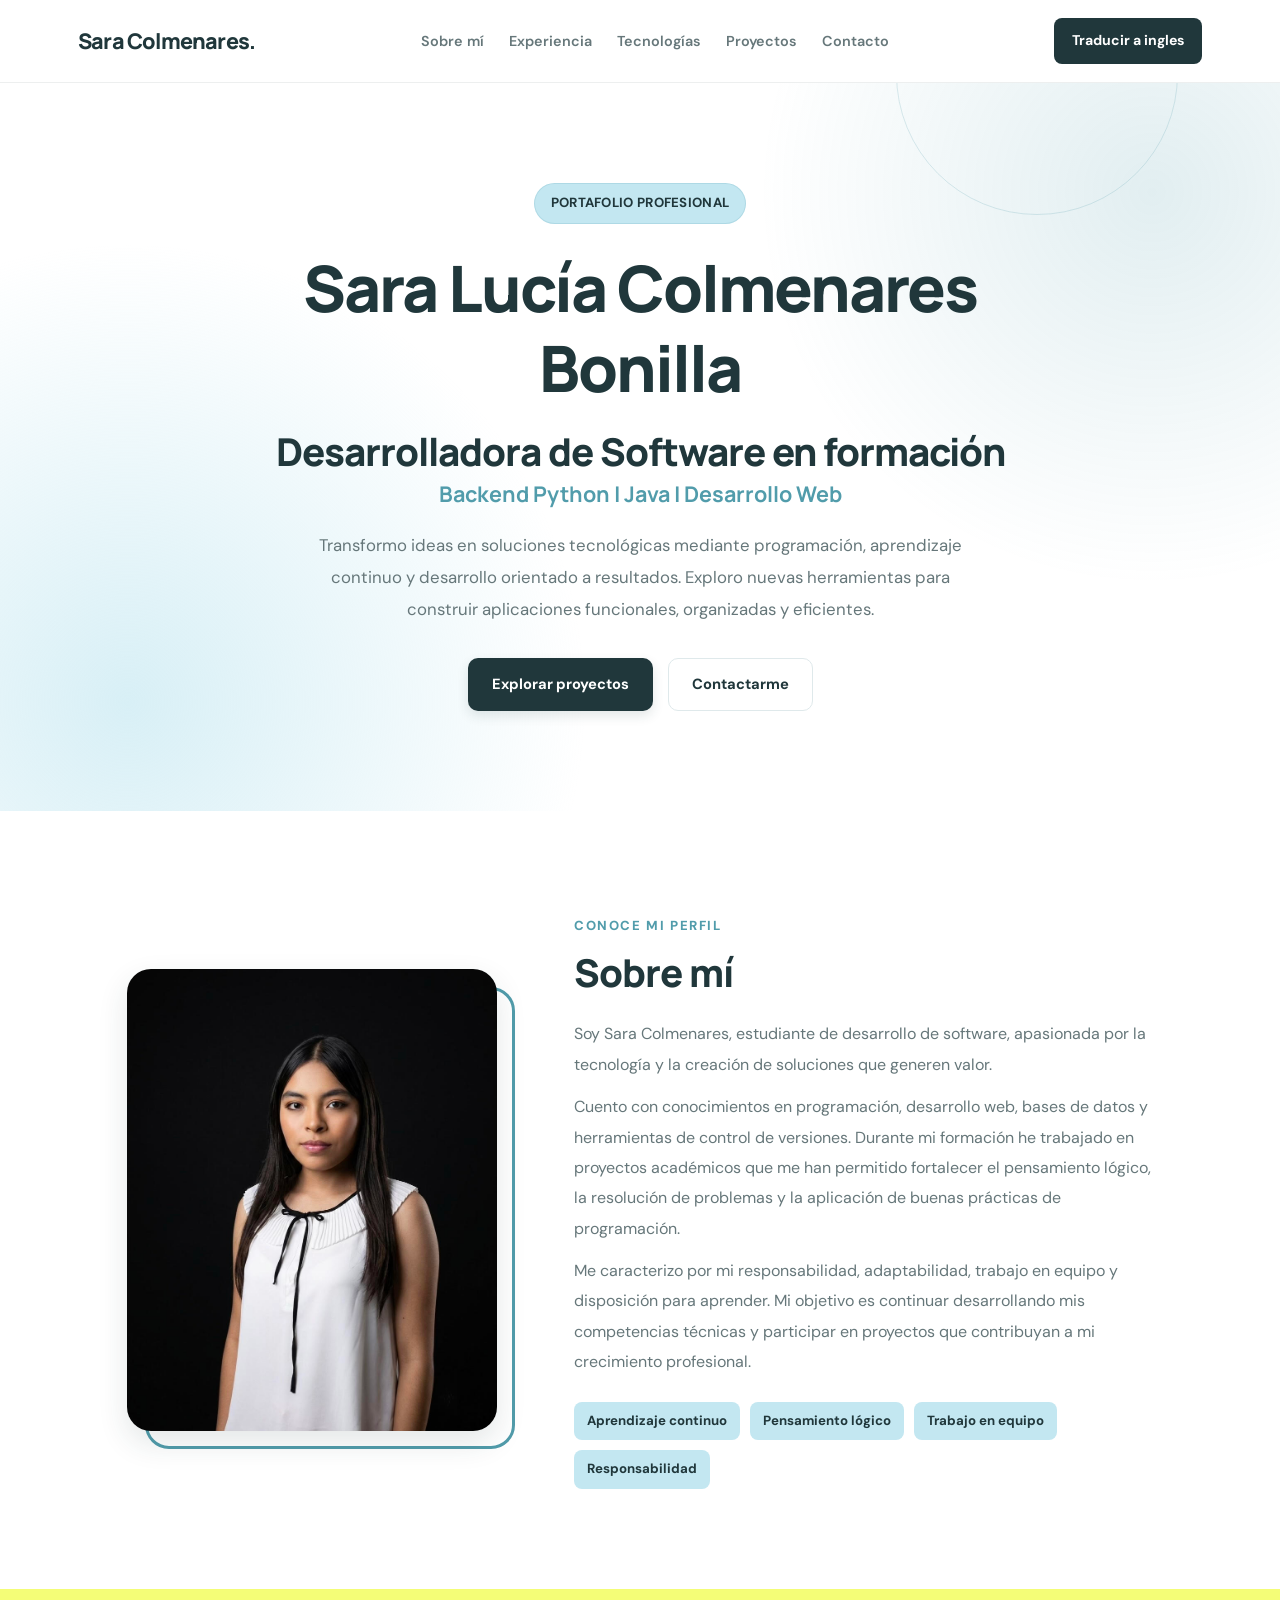
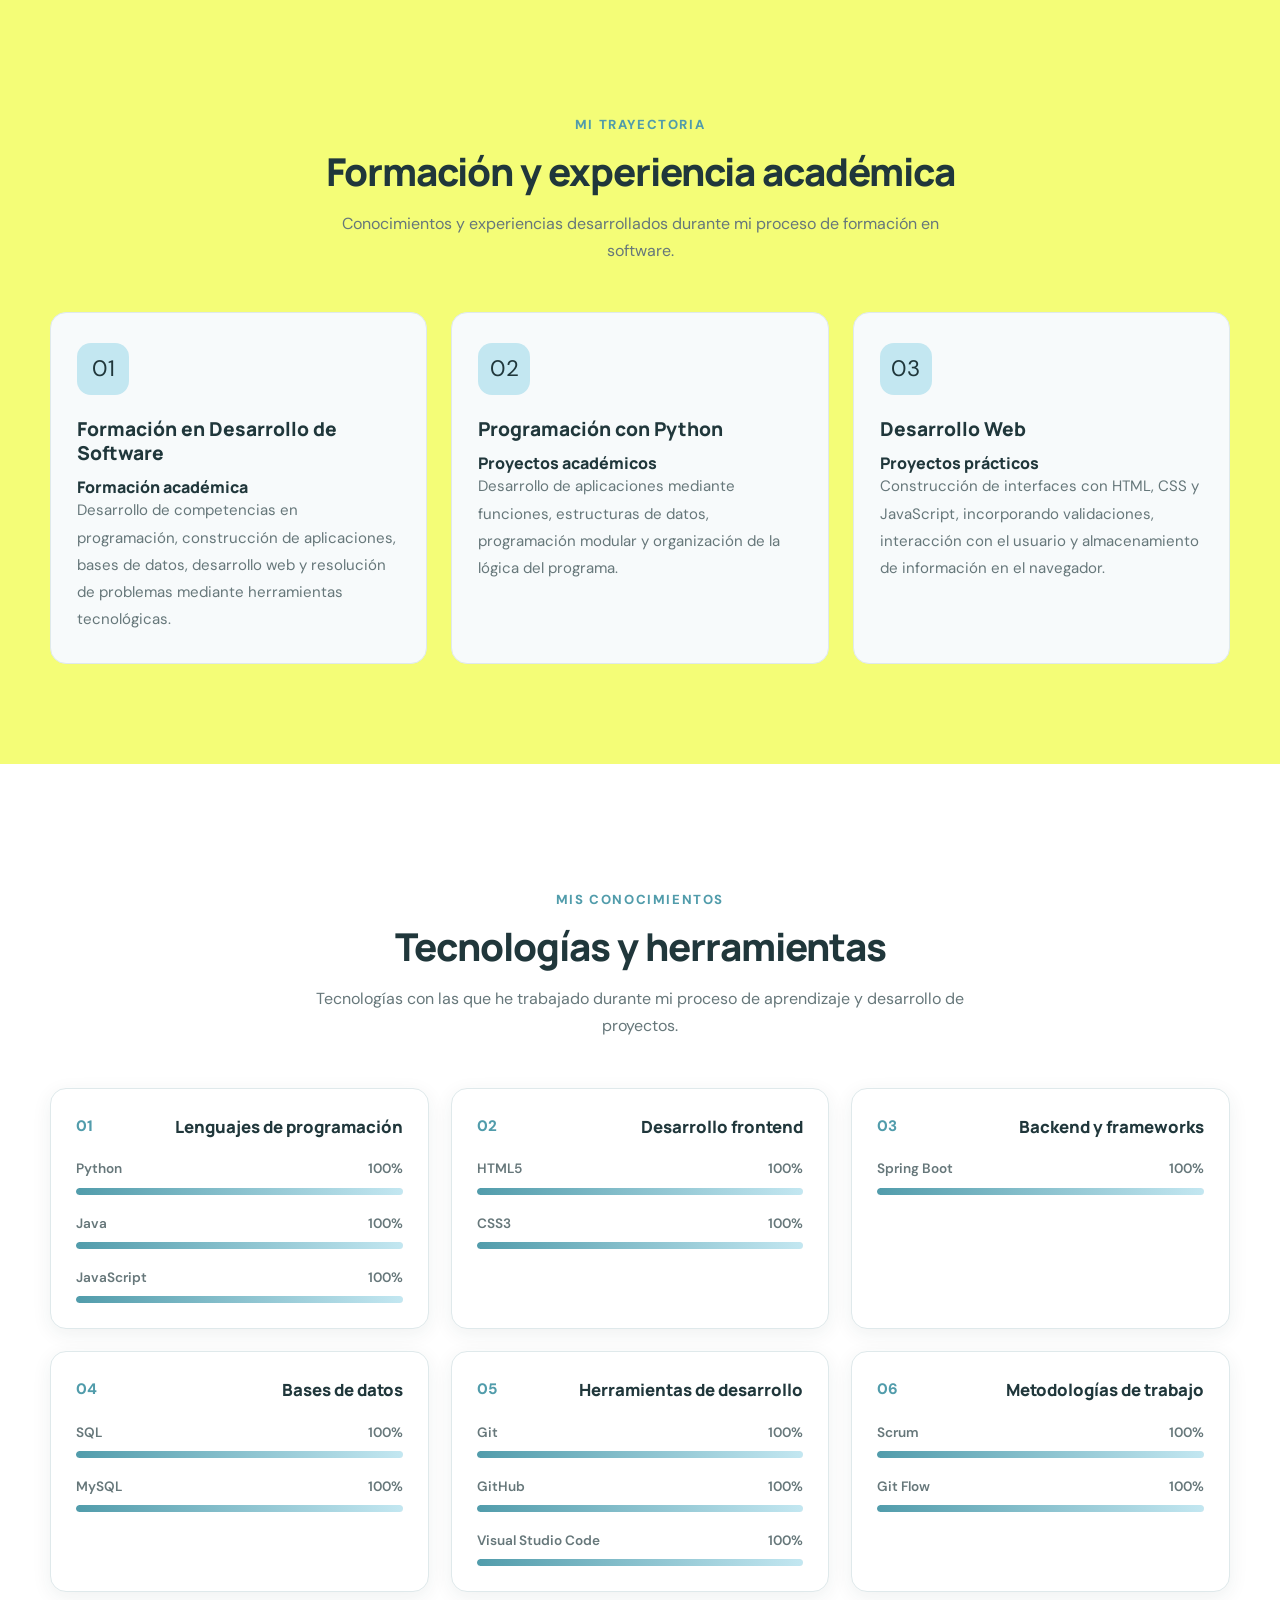
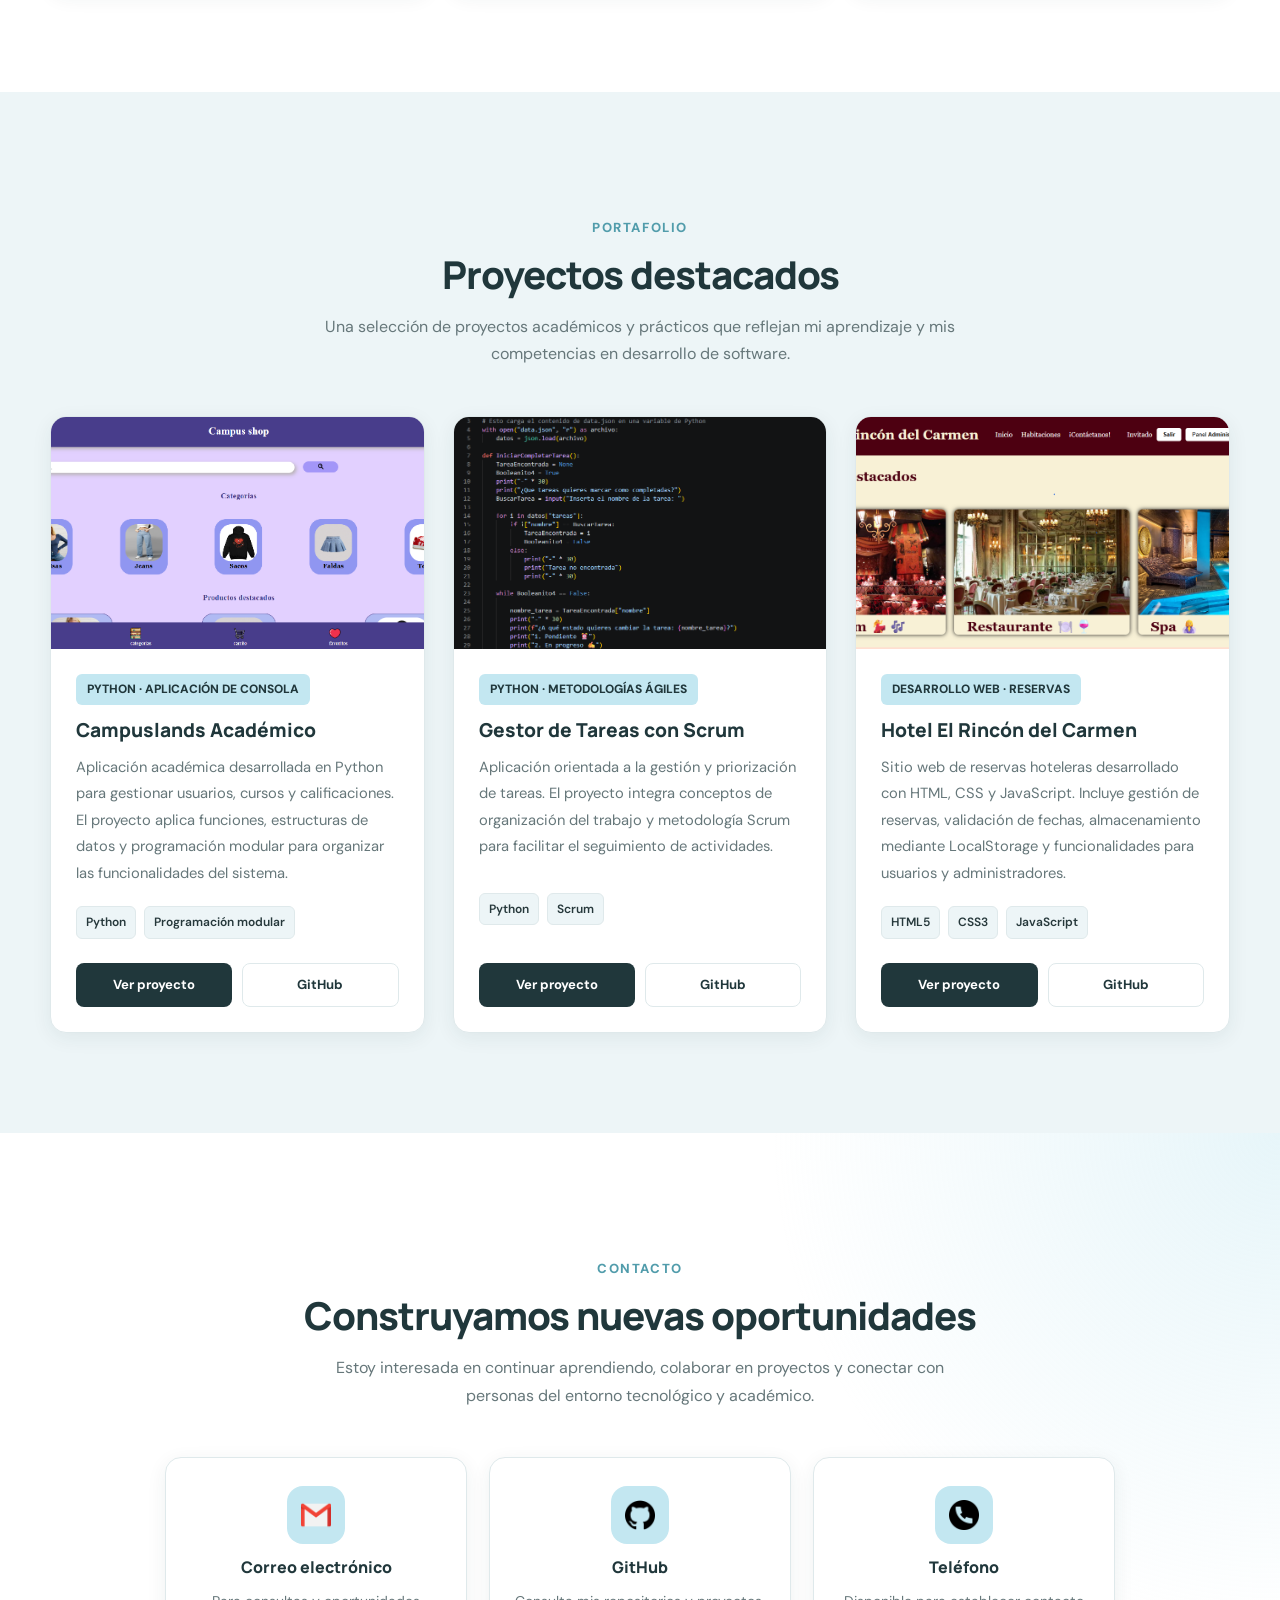
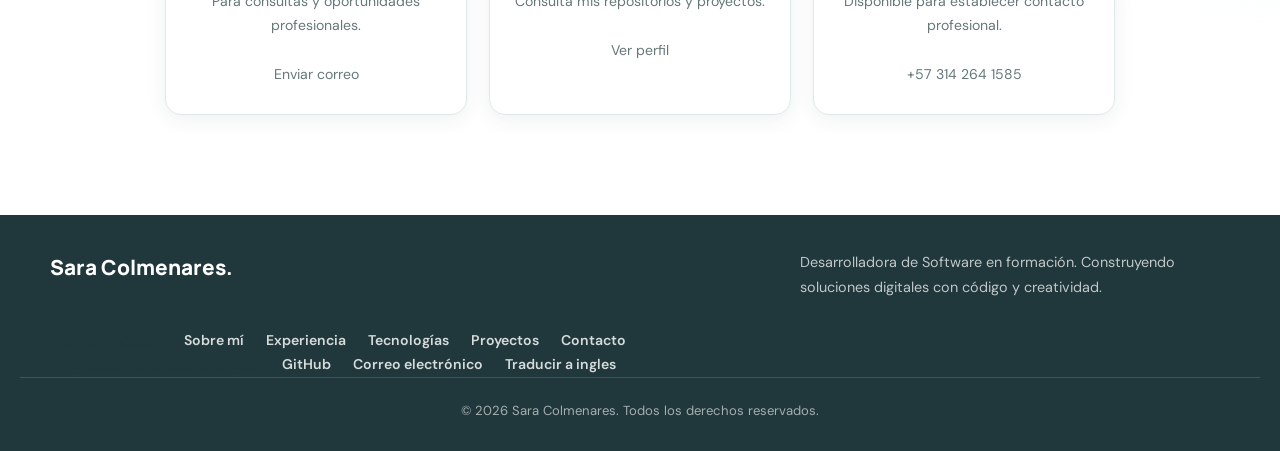
<file: index.html>
<!DOCTYPE html>
<html lang="es">
<head>
    <meta charset="UTF-8">
    <meta name="viewport" content="width=device-width, initial-scale=1.0">

    <meta name="description" content="Portafolio profesional de Sara Colmenares, desarrolladora de software en formación, con proyectos en Python, Java, desarrollo web y bases de datos.">

    <meta name="author" content="Sara Colmenares">

    <title>Sara Colmenares | Portafolio Profesional</title>

    <link rel="stylesheet" href="css/styles.css">
    <link rel="stylesheet" href="css/responsive.css">
</head>
<body>

    <!-- ==================== ENCABEZADO Y NAVEGACIÓN ==================== -->
    <header class="encabezado">
        <nav class="navbar" aria-label="Navegación principal">

            <a href="#hero" class="logo">
                Sara Colmenares<span>.</span>
            </a>

            <ul class="menu">
                <li><a href="#about">Sobre mí</a></li>
                <li><a href="#experiencias">Experiencia</a></li>
                <li><a href="#tecnologias">Tecnologías</a></li>
                <li><a href="#proyectos">Proyectos</a></li>
                <li><a href="#contacto">Contacto</a></li>
            </ul>

            <a href="inngles.html"
               class="btn-cv"
               translate="yes">
                Traducir a ingles
            </a>

        </nav>
    </header>


    <main>

        <!-- ==================== SECCIÓN PRINCIPAL: HERO ==================== -->
        <section id="hero" class="hero">

            <div class="hero-contenido">

                <span class="etiqueta-hero">
                    PORTAFOLIO PROFESIONAL
                </span>

                <h1>
                    Sara Lucía
                    <span>Colmenares Bonilla</span>
                </h1>

                <h2>
                    Desarrolladora de Software en formación
                </h2>

                <p class="subtitulo">
                    Backend Python | Java | Desarrollo Web
                </p>

                <p class="descripcion-hero">
                    Transformo ideas en soluciones tecnológicas mediante
                    programación, aprendizaje continuo y desarrollo orientado
                    a resultados. Exploro nuevas herramientas para construir
                    aplicaciones funcionales, organizadas y eficientes.
                </p>

                <div class="hero-botones">
                    <a href="#proyectos" class="btn-principal">
                        Explorar proyectos
                    </a>

                    <a href="#contacto" class="btn-secundario">
                        Contactarme
                    </a>
                </div>

            </div>

        </section>


        <!-- ==================== SECCIÓN SOBRE MÍ ==================== -->
        <section id="about" class="sobre-mi seccion">

            <div class="contenedor-sobre-mi">

                <div class="sobre-mi-imagen">
                    <img
                        src="img/foto-mia.jpg"
                        alt="Fotografía profesional de Sara Colmenares"
                        loading="lazy">
                </div>

                <div class="parte-mia">

                    <span class="etiqueta-seccion">
                        CONOCE MI PERFIL
                    </span>

                    <h2>Sobre mí</h2>

                    <p>
                        Soy Sara Colmenares, estudiante de desarrollo de
                        software, apasionada por la tecnología y la creación
                        de soluciones que generen valor.
                    </p>

                    <p>
                        Cuento con conocimientos en programación, desarrollo
                        web, bases de datos y herramientas de control de
                        versiones. Durante mi formación he trabajado en
                        proyectos académicos que me han permitido fortalecer
                        el pensamiento lógico, la resolución de problemas
                        y la aplicación de buenas prácticas de programación.
                    </p>

                    <p>
                        Me caracterizo por mi responsabilidad, adaptabilidad,
                        trabajo en equipo y disposición para aprender.
                        Mi objetivo es continuar desarrollando mis
                        competencias técnicas y participar en proyectos
                        que contribuyan a mi crecimiento profesional.
                    </p>

                    <div class="habilidades-personales">

                        <span>Aprendizaje continuo</span>
                        <span>Pensamiento lógico</span>
                        <span>Trabajo en equipo</span>
                        <span>Responsabilidad</span>

                    </div>

                </div>

            </div>

        </section>


        <!-- ==================== SECCIÓN EXPERIENCIA Y FORMACIÓN ==================== -->
        <section id="experiencias" class="experiencias seccion">

            <div class="titulo-seccion">

                <span class="etiqueta-seccion">
                    MI TRAYECTORIA
                </span>

                <h2>Formación y experiencia académica</h2>

                <p>
                    Conocimientos y experiencias desarrollados durante
                    mi proceso de formación en software.
                </p>

            </div>

            <div class="contenedor-experiencia">

                <article class="card-experiencia">

                    <div class="icono-experiencia">
                        <span>01</span>
                    </div>

                    <h3>Formación en Desarrollo de Software</h3>

                    <h4>Formación académica</h4>

                    <p>
                        Desarrollo de competencias en programación,
                        construcción de aplicaciones, bases de datos,
                        desarrollo web y resolución de problemas
                        mediante herramientas tecnológicas.
                    </p>

                </article>


                <article class="card-experiencia">

                    <div class="icono-experiencia">
                        <span>02</span>
                    </div>

                    <h3>Programación con Python</h3>

                    <h4>Proyectos académicos</h4>

                    <p>
                        Desarrollo de aplicaciones mediante funciones,
                        estructuras de datos, programación modular
                        y organización de la lógica del programa.
                    </p>

                </article>


                <article class="card-experiencia">

                    <div class="icono-experiencia">
                        <span>03</span>
                    </div>

                    <h3>Desarrollo Web</h3>

                    <h4>Proyectos prácticos</h4>

                    <p>
                        Construcción de interfaces con HTML, CSS y
                        JavaScript, incorporando validaciones,
                        interacción con el usuario y almacenamiento
                        de información en el navegador.
                    </p>

                </article>

            </div>

        </section>


        <!-- ==================== SECCIÓN TECNOLOGÍAS Y CONOCIMIENTOS ==================== -->
        <section id="tecnologias" class="tecnologias seccion">

            <div class="titulo-seccion">

                <span class="etiqueta-seccion">
                    MIS CONOCIMIENTOS
                </span>

                <h2>Tecnologías y herramientas</h2>

                <p>
                    Tecnologías con las que he trabajado durante mi
                    proceso de aprendizaje y desarrollo de proyectos.
                </p>

            </div>


            <div class="contenedor-tecnologias">

                <!-- CATEGORÍA: LENGUAJES DE PROGRAMACIÓN -->
                <article class="card-tecnologia">

                    <div class="cabecera-tecnologia">
                        <span class="numero-tecnologia">01</span>
                        <h3>Lenguajes de programación</h3>
                    </div>

                    <div class="lista-conocimientos">

                        <div class="conocimiento">
                            <div class="conocimiento-info">
                                <span>Python</span>
                                <span>100%</span>
                            </div>
                            <div class="barra-progreso">
                                <div class="progreso" style="width: 100%;"></div>
                            </div>
                        </div>

                        <div class="conocimiento">
                            <div class="conocimiento-info">
                                <span>Java</span>
                                <span>100%</span>
                            </div>
                            <div class="barra-progreso">
                                <div class="progreso" style="width: 100%;"></div>
                            </div>
                        </div>

                        <div class="conocimiento">
                            <div class="conocimiento-info">
                                <span>JavaScript</span>
                                <span>100%</span>
                            </div>
                            <div class="barra-progreso">
                                <div class="progreso" style="width: 100%;"></div>
                            </div>
                        </div>

                    </div>

                </article>


                <!-- CATEGORÍA: DESARROLLO FRONTEND -->
                <article class="card-tecnologia">

                    <div class="cabecera-tecnologia">
                        <span class="numero-tecnologia">02</span>
                        <h3>Desarrollo frontend</h3>
                    </div>

                    <div class="lista-conocimientos">

                        <div class="conocimiento">
                            <div class="conocimiento-info">
                                <span>HTML5</span>
                                <span>100%</span>
                            </div>
                            <div class="barra-progreso">
                                <div class="progreso" style="width: 100%;"></div>
                            </div>
                        </div>

                        <div class="conocimiento">
                            <div class="conocimiento-info">
                                <span>CSS3</span>
                                <span>100%</span>
                            </div>
                            <div class="barra-progreso">
                                <div class="progreso" style="width: 100%;"></div>
                            </div>
                        </div>

                    </div>

                </article>


                <!-- CATEGORÍA: BACKEND Y FRAMEWORKS -->
                <article class="card-tecnologia">

                    <div class="cabecera-tecnologia">
                        <span class="numero-tecnologia">03</span>
                        <h3>Backend y frameworks</h3>
                    </div>

                    <div class="lista-conocimientos">

                        <div class="conocimiento">
                            <div class="conocimiento-info">
                                <span>Spring Boot</span>
                                <span>100%</span>
                            </div>
                            <div class="barra-progreso">
                                <div class="progreso" style="width: 100%;"></div>
                            </div>
                        </div>

                    </div>

                </article>


                <!-- CATEGORÍA: BASES DE DATOS -->
                <article class="card-tecnologia">

                    <div class="cabecera-tecnologia">
                        <span class="numero-tecnologia">04</span>
                        <h3>Bases de datos</h3>
                    </div>

                    <div class="lista-conocimientos">

                        <div class="conocimiento">
                            <div class="conocimiento-info">
                                <span>SQL</span>
                                <span>100%</span>
                            </div>
                            <div class="barra-progreso">
                                <div class="progreso" style="width: 100%;"></div>
                            </div>
                        </div>

                        <div class="conocimiento">
                            <div class="conocimiento-info">
                                <span>MySQL</span>
                                <span>100%</span>
                            </div>
                            <div class="barra-progreso">
                                <div class="progreso" style="width: 100%;"></div>
                            </div>
                        </div>

                    </div>

                </article>


                <!-- CATEGORÍA: HERRAMIENTAS -->
                <article class="card-tecnologia">

                    <div class="cabecera-tecnologia">
                        <span class="numero-tecnologia">05</span>
                        <h3>Herramientas de desarrollo</h3>
                    </div>

                    <div class="lista-conocimientos">

                        <div class="conocimiento">
                            <div class="conocimiento-info">
                                <span>Git</span>
                                <span>100%</span>
                            </div>
                            <div class="barra-progreso">
                                <div class="progreso" style="width: 100%;"></div>
                            </div>
                        </div>

                        <div class="conocimiento">
                            <div class="conocimiento-info">
                                <span>GitHub</span>
                                <span>100%</span>
                            </div>
                            <div class="barra-progreso">
                                <div class="progreso" style="width: 100%;"></div>
                            </div>
                        </div>

                        <div class="conocimiento">
                            <div class="conocimiento-info">
                                <span>Visual Studio Code</span>
                                <span>100%</span>
                            </div>
                            <div class="barra-progreso">
                                <div class="progreso" style="width: 100%;"></div>
                            </div>
                        </div>

                    </div>

                </article>


                <!-- CATEGORÍA: METODOLOGÍAS -->
                <article class="card-tecnologia">

                    <div class="cabecera-tecnologia">
                        <span class="numero-tecnologia">06</span>
                        <h3>Metodologías de trabajo</h3>
                    </div>

                    <div class="lista-conocimientos">

                        <div class="conocimiento">
                            <div class="conocimiento-info">
                                <span>Scrum</span>
                                <span>100%</span>
                            </div>
                            <div class="barra-progreso">
                                <div class="progreso" style="width: 100%;"></div>
                            </div>
                        </div>

                        <div class="conocimiento">
                            <div class="conocimiento-info">
                                <span>Git Flow</span>
                                <span>100%</span>
                            </div>
                            <div class="barra-progreso">
                                <div class="progreso" style="width: 100%;"></div>
                            </div>
                        </div>

                    </div>

                </article>

            </div>

        </section>


        <!-- ==================== SECCIÓN PROYECTOS ==================== -->
        <section id="proyectos" class="proyectos seccion">

            <div class="titulo-seccion">

                <span class="etiqueta-seccion">
                    PORTAFOLIO
                </span>

                <h2>Proyectos destacados</h2>

                <p>
                    Una selección de proyectos académicos y prácticos
                    que reflejan mi aprendizaje y mis competencias
                    en desarrollo de software.
                </p>

            </div>


            <div class="contenedor-proyectos">

                <!-- PROYECTO 1: CAMPUSLANDS ACADÉMICO -->
                <article class="card-proyecto">

                    <div class="imagen-proyecto">
                        <img
                            src="img/campus_shop.png"
                            alt="Vista previa de la aplicación Campuslands Académico"
                            loading="lazy">
                    </div>

                    <div class="contenido-proyecto">

                        <span class="categoria-proyecto">
                            PYTHON · APLICACIÓN DE CONSOLA
                        </span>

                        <h3>Campuslands Académico</h3>

                        <p>
                            Aplicación académica desarrollada en Python
                            para gestionar usuarios, cursos y
                            calificaciones. El proyecto aplica funciones,
                            estructuras de datos y programación modular
                            para organizar las funcionalidades del sistema.
                        </p>

                        <div class="tecnologias-proyecto">
                            <span>Python</span>
                            <span>Programación modular</span>
                        </div>

                        <div class="enlaces-proyecto">

                            <!-- Reemplazar # con la URL real del proyecto -->
                            <a href="#"
                               class="btn-proyecto"
                               target="_blank"
                               rel="noopener noreferrer">
                                Ver proyecto
                            </a>

                            <!-- Reemplazar # con la URL real del repositorio -->
                            <a href="https://github.com/saracolmenaressb-oss/Proyecto-HTML-y-CSS"
                               class="btn-github"
                               target="_blank"
                               rel="noopener noreferrer">
                                GitHub
                            </a>

                        </div>

                    </div>

                </article>


                <!-- PROYECTO 2: GESTOR DE TAREAS -->
                <article class="card-proyecto">

                    <div class="imagen-proyecto">
                        <img
                            src="img/scrum.png"
                            alt="Vista previa del gestor de tareas con Scrum"
                            loading="lazy">
                    </div>

                    <div class="contenido-proyecto">

                        <span class="categoria-proyecto">
                            PYTHON · METODOLOGÍAS ÁGILES
                        </span>

                        <h3>Gestor de Tareas con Scrum</h3>

                        <p>
                            Aplicación orientada a la gestión y
                            priorización de tareas. El proyecto integra
                            conceptos de organización del trabajo y
                            metodología Scrum para facilitar el
                            seguimiento de actividades.
                        </p>

                        <div class="tecnologias-proyecto">
                            <span>Python</span>
                            <span>Scrum</span>
                        </div>

                        <div class="enlaces-proyecto">

                            <!-- Reemplazar # con la URL real del proyecto -->
                            <a href="#"
                               class="btn-proyecto"
                               target="_blank"
                               rel="noopener noreferrer">
                                Ver proyecto
                            </a>

                            <!-- Reemplazar # con la URL real del repositorio -->
                            <a href="https://github.com/KeynnerSanchez/Proyecto-Las-chicas-super-poderas"
                               class="btn-github"
                               target="_blank"
                               rel="noopener noreferrer">
                                GitHub
                            </a>

                        </div>

                    </div>

                </article>


                <!-- PROYECTO 3: HOTEL EL RINCÓN DEL CARMEN -->
                <article class="card-proyecto">

                    <div class="imagen-proyecto">
                        <img
                            src="img/hotel_project.png"
                            alt="Vista previa del sitio web Hotel El Rincón del Carmen"
                            loading="lazy">
                    </div>

                    <div class="contenido-proyecto">

                        <span class="categoria-proyecto">
                            DESARROLLO WEB · RESERVAS
                        </span>

                        <h3>Hotel El Rincón del Carmen</h3>

                        <p>
                            Sitio web de reservas hoteleras desarrollado
                            con HTML, CSS y JavaScript. Incluye gestión
                            de reservas, validación de fechas,
                            almacenamiento mediante LocalStorage
                            y funcionalidades para usuarios y
                            administradores.
                        </p>

                        <div class="tecnologias-proyecto">
                            <span>HTML5</span>
                            <span>CSS3</span>
                            <span>JavaScript</span>
                        </div>

                        <div class="enlaces-proyecto">

                            <!-- Reemplazar # con la URL publicada del sitio -->
                            <a href="#"
                               class="btn-proyecto"
                               target="_blank"
                               rel="noopener noreferrer">
                                Ver proyecto
                            </a>

                            <!-- Reemplazar # con la URL real del repositorio -->
                            <a href="https://github.com/nataliarolonleal29/Proyecto_Hotel_Rincon_Carmen_Natalia_Rolon_Sara_Colmenares"
                               class="btn-github"
                               target="_blank"
                               rel="noopener noreferrer">
                                GitHub
                            </a>

                        </div>

                    </div>

                </article>

            </div>

        </section>


        <!-- ==================== SECCIÓN CONTACTO ==================== -->
        <section id="contacto" class="contacto seccion">

            <div class="titulo-seccion">

                <span class="etiqueta-seccion">
                    CONTACTO
                </span>

                <h2>Construyamos nuevas oportunidades</h2>

                <p>
                    Estoy interesada en continuar aprendiendo,
                    colaborar en proyectos y conectar con personas
                    del entorno tecnológico y académico.
                </p>

            </div>


            <div class="contenedor-contacto">

                <!-- CONTACTO POR CORREO ELECTRÓNICO -->
                <article class="contact-card">

                    <div class="icono-contacto">
                        <img src="img/gmail.png"
                             alt=""
                             loading="lazy">
                    </div>

                    <h3>Correo electrónico</h3>

                    <p>
                        Para consultas y oportunidades profesionales.
                    </p>

                    <a href="mailto:saracolmenaressb@gmail.com">
                        Enviar correo
                    </a>

                </article>


                <!-- CONTACTO MEDIANTE GITHUB -->
                <article class="contact-card">

                    <div class="icono-contacto">
                        <img src="img/github.png"
                             alt=""
                             loading="lazy">
                    </div>

                    <h3>GitHub</h3>

                    <p>
                        Consulta mis repositorios y proyectos.
                    </p>

                    <a href="https://github.com/saracolmenaressb-oss"
                       target="_blank"
                       rel="noopener noreferrer">
                        Ver perfil
                    </a>

                </article>


                <!-- CONTACTO TELEFÓNICO -->
                <article class="contact-card">

                    <div class="icono-contacto">
                        <img src="img/telefono.png"
                             alt=""
                             loading="lazy">
                    </div>

                    <h3>Teléfono</h3>

                    <p>
                        Disponible para establecer contacto profesional.
                    </p>

                    <a href="tel:+573142641585">
                        +57 314 264 1585
                    </a>

                </article>

            </div>

        </section>

    </main>


    <!-- ==================== PIE DE PÁGINA ==================== -->
    <footer class="footer">

        <div class="piepagina">

            <div class="footer-info">

                <a href="#hero" class="logo-footer">
                    Sara Colmenares<span>.</span>
                </a>

                <p>
                    Desarrolladora de Software en formación.
                    Construyendo soluciones digitales con código
                    y creatividad.
                </p>

            </div>


            <!-- ENLACES DE NAVEGACIÓN DEL PIE DE PÁGINA -->
            <div class="footer-links">

                <h3>Navegación</h3>

                <a href="#about">Sobre mí</a>
                <a href="#experiencias">Experiencia</a>
                <a href="#tecnologias">Tecnologías</a>
                <a href="#proyectos">Proyectos</a>
                <a href="#contacto">Contacto</a>

            </div>


            <!-- ENLACES PROFESIONALES -->
            <div class="footer-links">

                <h3>Enlaces profesionales</h3>

                <a href="https://github.com/saracolmenaressb-oss"
                   target="_blank"
                   rel="noopener noreferrer">
                    GitHub
                </a>

                <a href="mailto:saracolmenaressb@gmail.com">
                    Correo electrónico
                </a>

                <a href="inngles.html" translate="yes">
                    Traducir a ingles
                </a>

            </div>

        </div>


        <!-- DERECHOS DE AUTOR -->
        <div class="copyright">

            <p>
                © 2026 Sara Colmenares. Todos los derechos reservados.
            </p>

        </div>

    </footer>

</body>
</html>
</file>
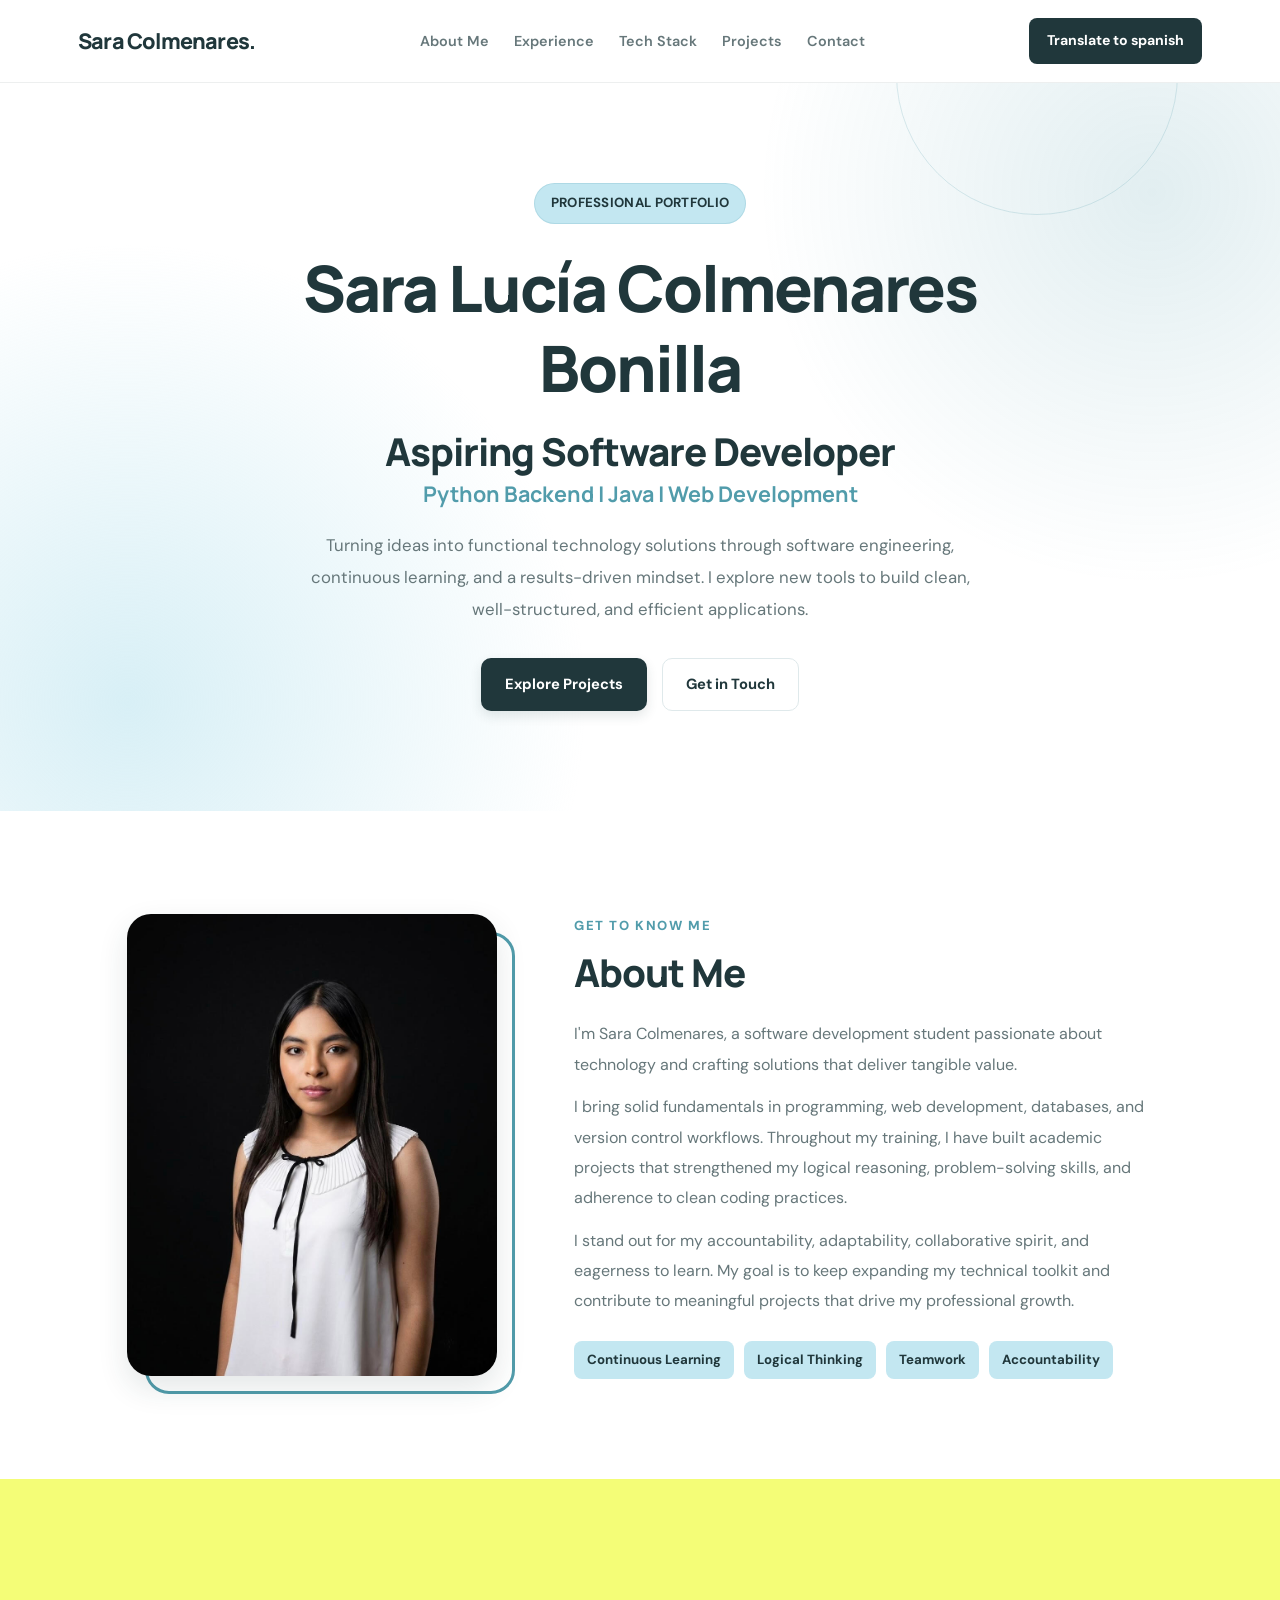
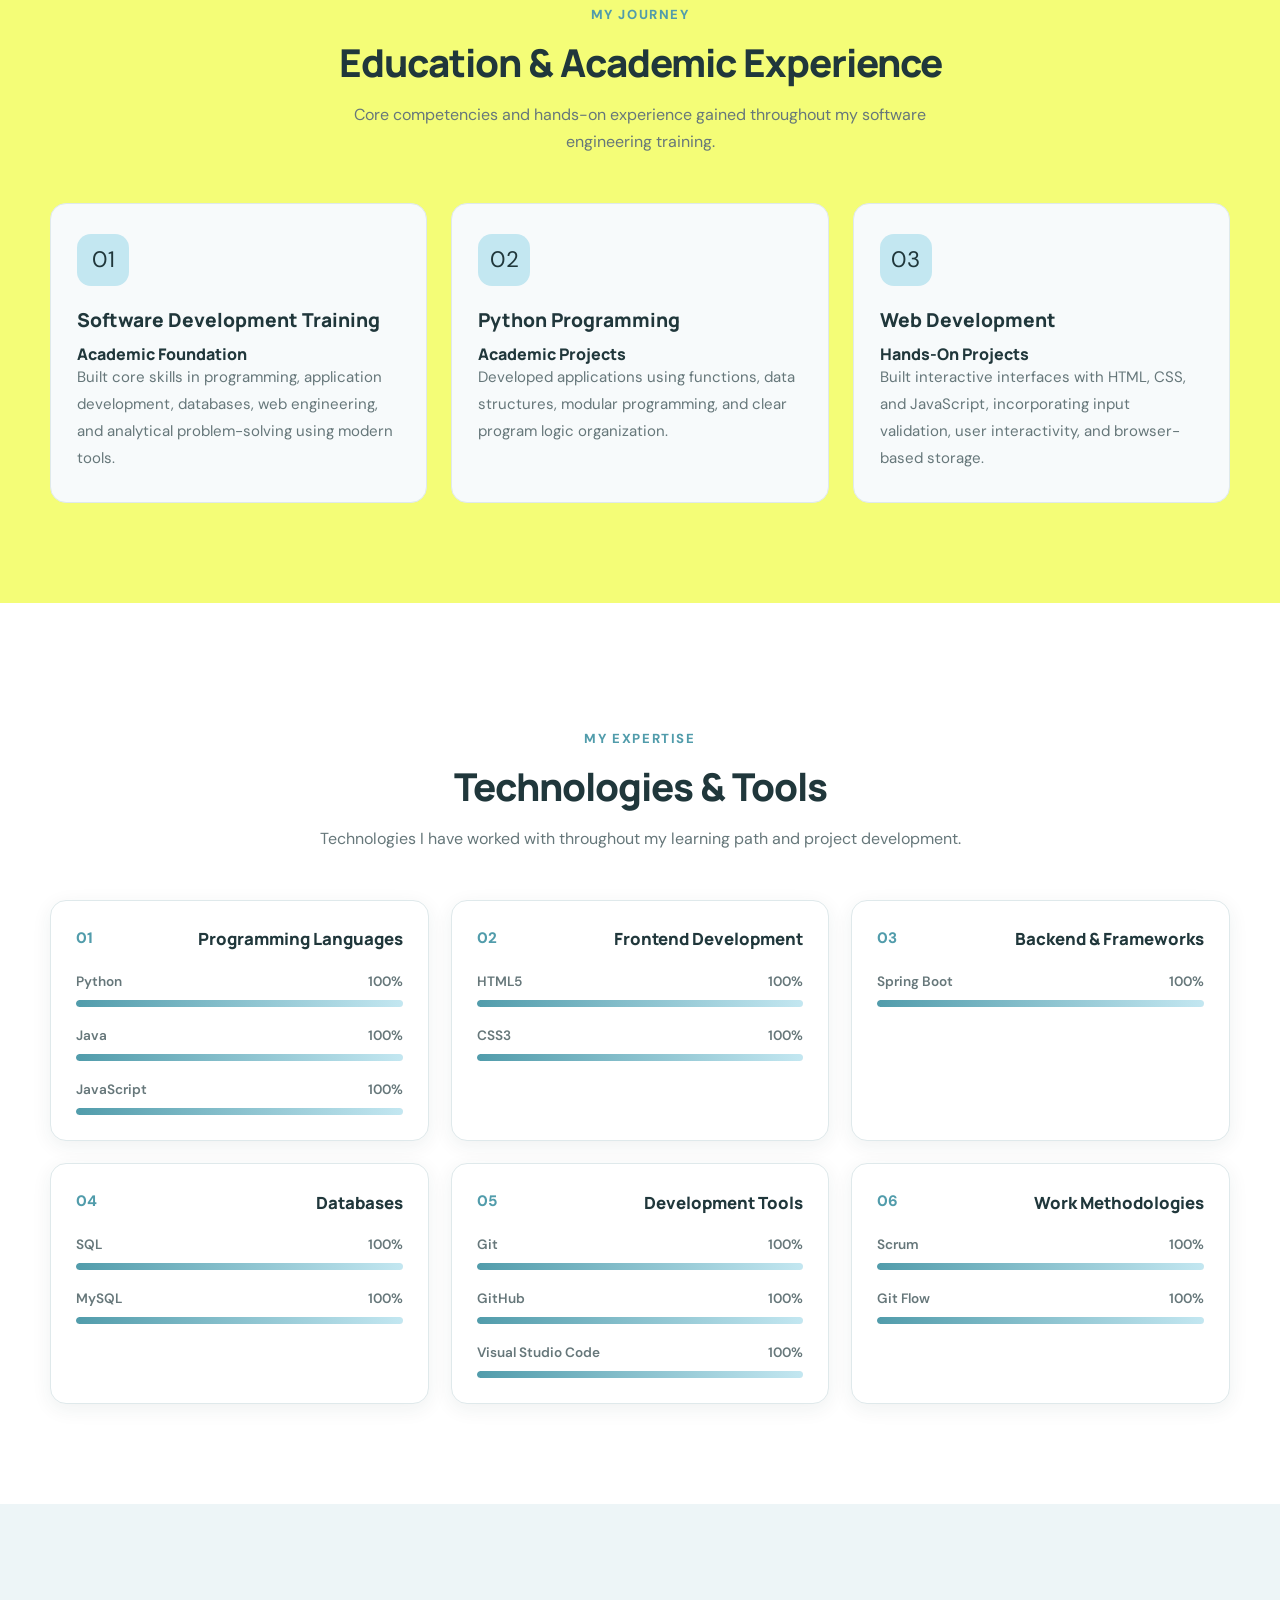
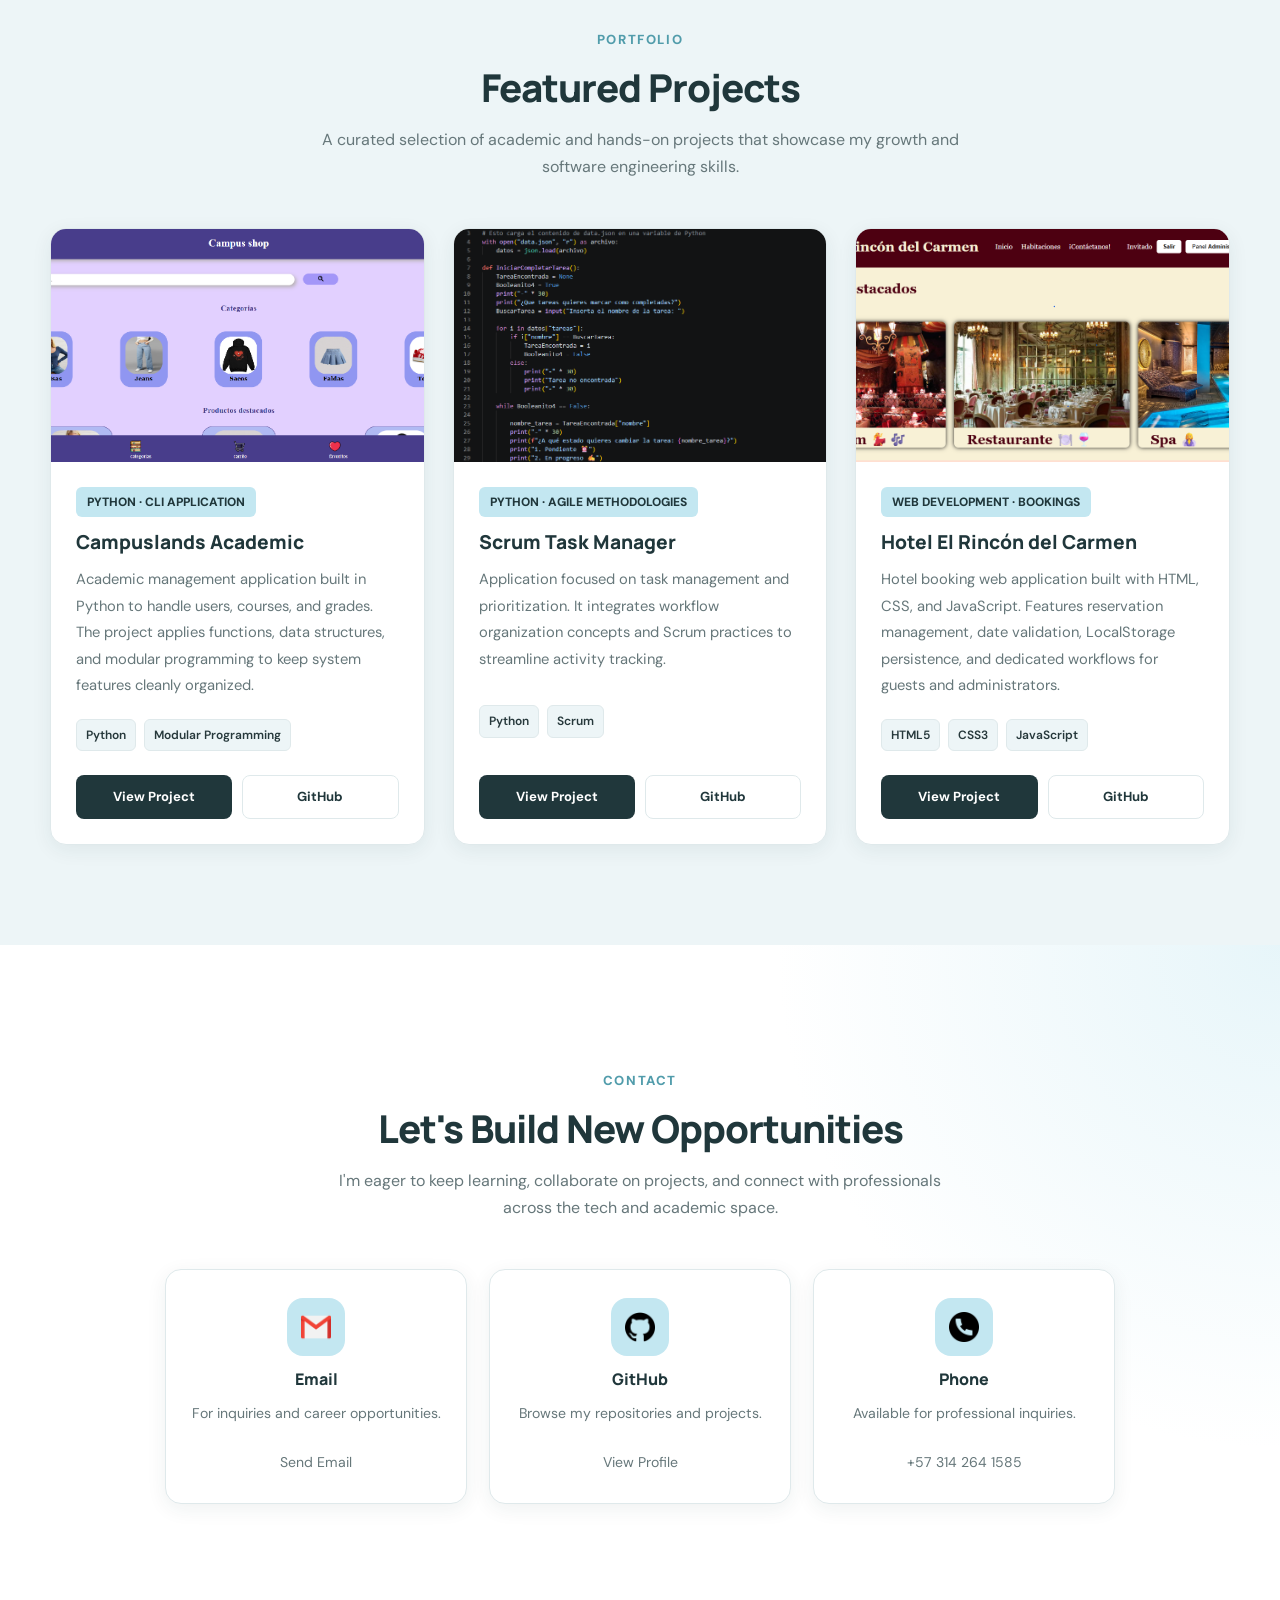
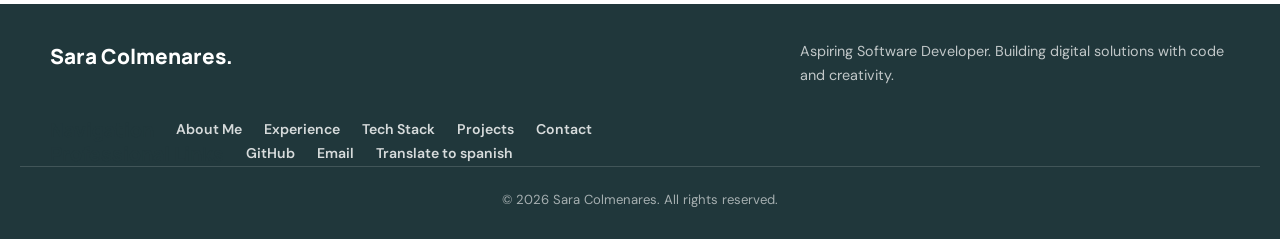
<file: inngles.html>
<!DOCTYPE html>
<html lang="es">
<head>
    <meta charset="UTF-8">
    <meta name="viewport" content="width=device-width, initial-scale=1.0">

    <meta name="description" content="Portafolio profesional de Sara Colmenares, desarrolladora de software en formación, con proyectos en Python, Java, desarrollo web y bases de datos.">

    <meta name="author" content="Sara Colmenares">

    <title>Sara Colmenares | Portafolio Profesional</title>

    <link rel="stylesheet" href="css/styles.css">
    <link rel="stylesheet" href="css/responsive.css">
</head>
<body>

    <!-- ==================== HEADER & NAVIGATION ==================== -->
    <header class="encabezado">
        <nav class="navbar" aria-label="Main navigation">

            <a href="#hero" class="logo">
                Sara Colmenares<span>.</span>
            </a>

            <ul class="menu">
                <li><a href="#about">About Me</a></li>
                <li><a href="#experiencias">Experience</a></li>
                <li><a href="#tecnologias">Tech Stack</a></li>
                <li><a href="#proyectos">Projects</a></li>
                <li><a href="#contacto">Contact</a></li>
            </ul>

            <a href="index.html"
               class="btn-cv"
               translate="yes">
                Translate to spanish
            </a>

        </nav>
    </header>


    <main>

        <!-- ==================== HERO SECTION ==================== -->
        <section id="hero" class="hero">

            <div class="hero-contenido">

                <span class="etiqueta-hero">
                    PROFESSIONAL PORTFOLIO
                </span>

                <h1>
                    Sara Lucía
                    <span>Colmenares Bonilla</span>
                </h1>

                <h2>
                    Aspiring Software Developer
                </h2>

                <p class="subtitulo">
                    Python Backend | Java | Web Development
                </p>

                <p class="descripcion-hero">
                    Turning ideas into functional technology solutions through
                    software engineering, continuous learning, and a results-driven
                    mindset. I explore new tools to build clean, well-structured,
                    and efficient applications.
                </p>

                <div class="hero-botones">
                    <a href="#proyectos" class="btn-principal">
                        Explore Projects
                    </a>

                    <a href="#contacto" class="btn-secundario">
                        Get in Touch
                    </a>
                </div>

            </div>

        </section>


        <!-- ==================== ABOUT ME SECTION ==================== -->
        <section id="about" class="sobre-mi seccion">

            <div class="contenedor-sobre-mi">

                <div class="sobre-mi-imagen">
                    <img
                        src="img/foto-mia.jpg"
                        alt="Professional portrait of Sara Colmenares"
                        loading="lazy">
                </div>

                <div class="parte-mia">

                    <span class="etiqueta-seccion">
                        GET TO KNOW ME
                    </span>

                    <h2>About Me</h2>

                    <p>
                        I'm Sara Colmenares, a software development student
                        passionate about technology and crafting solutions
                        that deliver tangible value.
                    </p>

                    <p>
                        I bring solid fundamentals in programming, web
                        development, databases, and version control workflows.
                        Throughout my training, I have built academic projects
                        that strengthened my logical reasoning, problem-solving
                        skills, and adherence to clean coding practices.
                    </p>

                    <p>
                        I stand out for my accountability, adaptability,
                        collaborative spirit, and eagerness to learn. My goal
                        is to keep expanding my technical toolkit and contribute
                        to meaningful projects that drive my professional growth.
                    </p>

                    <div class="habilidades-personales">

                        <span>Continuous Learning</span>
                        <span>Logical Thinking</span>
                        <span>Teamwork</span>
                        <span>Accountability</span>

                    </div>

                </div>

            </div>

        </section>


        <!-- ==================== EXPERIENCE & EDUCATION SECTION ==================== -->
        <section id="experiencias" class="experiencias seccion">

            <div class="titulo-seccion">

                <span class="etiqueta-seccion">
                    MY JOURNEY
                </span>

                <h2>Education & Academic Experience</h2>

                <p>
                    Core competencies and hands-on experience gained
                    throughout my software engineering training.
                </p>

            </div>

            <div class="contenedor-experiencia">

                <article class="card-experiencia">

                    <div class="icono-experiencia">
                        <span>01</span>
                    </div>

                    <h3>Software Development Training</h3>

                    <h4>Academic Foundation</h4>

                    <p>
                        Built core skills in programming, application
                        development, databases, web engineering, and
                        analytical problem-solving using modern tools.
                    </p>

                </article>


                <article class="card-experiencia">

                    <div class="icono-experiencia">
                        <span>02</span>
                    </div>

                    <h3>Python Programming</h3>

                    <h4>Academic Projects</h4>

                    <p>
                        Developed applications using functions, data
                        structures, modular programming, and clear
                        program logic organization.
                    </p>

                </article>


                <article class="card-experiencia">

                    <div class="icono-experiencia">
                        <span>03</span>
                    </div>

                    <h3>Web Development</h3>

                    <h4>Hands-On Projects</h4>

                    <p>
                        Built interactive interfaces with HTML, CSS, and
                        JavaScript, incorporating input validation,
                        user interactivity, and browser-based storage.
                    </p>

                </article>

            </div>

        </section>


        <!-- ==================== TECHNOLOGIES & SKILLS SECTION ==================== -->
        <section id="tecnologias" class="tecnologias seccion">

            <div class="titulo-seccion">

                <span class="etiqueta-seccion">
                    MY EXPERTISE
                </span>

                <h2>Technologies & Tools</h2>

                <p>
                    Technologies I have worked with throughout my
                    learning path and project development.
                </p>

            </div>


            <div class="contenedor-tecnologias">

                <!-- CATEGORY: PROGRAMMING LANGUAGES -->
                <article class="card-tecnologia">

                    <div class="cabecera-tecnologia">
                        <span class="numero-tecnologia">01</span>
                        <h3>Programming Languages</h3>
                    </div>

                    <div class="lista-conocimientos">

                        <div class="conocimiento">
                            <div class="conocimiento-info">
                                <span>Python</span>
                                <span>100%</span>
                            </div>
                            <div class="barra-progreso">
                                <div class="progreso" style="width: 100%;"></div>
                            </div>
                        </div>

                        <div class="conocimiento">
                            <div class="conocimiento-info">
                                <span>Java</span>
                                <span>100%</span>
                            </div>
                            <div class="barra-progreso">
                                <div class="progreso" style="width: 100%;"></div>
                            </div>
                        </div>

                        <div class="conocimiento">
                            <div class="conocimiento-info">
                                <span>JavaScript</span>
                                <span>100%</span>
                            </div>
                            <div class="barra-progreso">
                                <div class="progreso" style="width: 100%;"></div>
                            </div>
                        </div>

                    </div>

                </article>


                <!-- CATEGORY: FRONTEND DEVELOPMENT -->
                <article class="card-tecnologia">

                    <div class="cabecera-tecnologia">
                        <span class="numero-tecnologia">02</span>
                        <h3>Frontend Development</h3>
                    </div>

                    <div class="lista-conocimientos">

                        <div class="conocimiento">
                            <div class="conocimiento-info">
                                <span>HTML5</span>
                                <span>100%</span>
                            </div>
                            <div class="barra-progreso">
                                <div class="progreso" style="width: 100%;"></div>
                            </div>
                        </div>

                        <div class="conocimiento">
                            <div class="conocimiento-info">
                                <span>CSS3</span>
                                <span>100%</span>
                            </div>
                            <div class="barra-progreso">
                                <div class="progreso" style="width: 100%;"></div>
                            </div>
                        </div>

                    </div>

                </article>


                <!-- CATEGORY: BACKEND & FRAMEWORKS -->
                <article class="card-tecnologia">

                    <div class="cabecera-tecnologia">
                        <span class="numero-tecnologia">03</span>
                        <h3>Backend & Frameworks</h3>
                    </div>

                    <div class="lista-conocimientos">

                        <div class="conocimiento">
                            <div class="conocimiento-info">
                                <span>Spring Boot</span>
                                <span>100%</span>
                            </div>
                            <div class="barra-progreso">
                                <div class="progreso" style="width: 100%;"></div>
                            </div>
                        </div>

                    </div>

                </article>


                <!-- CATEGORY: DATABASES -->
                <article class="card-tecnologia">

                    <div class="cabecera-tecnologia">
                        <span class="numero-tecnologia">04</span>
                        <h3>Databases</h3>
                    </div>

                    <div class="lista-conocimientos">

                        <div class="conocimiento">
                            <div class="conocimiento-info">
                                <span>SQL</span>
                                <span>100%</span>
                            </div>
                            <div class="barra-progreso">
                                <div class="progreso" style="width: 100%;"></div>
                            </div>
                        </div>

                        <div class="conocimiento">
                            <div class="conocimiento-info">
                                <span>MySQL</span>
                                <span>100%</span>
                            </div>
                            <div class="barra-progreso">
                                <div class="progreso" style="width: 100%;"></div>
                            </div>
                        </div>

                    </div>

                </article>


                <!-- CATEGORY: DEVELOPMENT TOOLS -->
                <article class="card-tecnologia">

                    <div class="cabecera-tecnologia">
                        <span class="numero-tecnologia">05</span>
                        <h3>Development Tools</h3>
                    </div>

                    <div class="lista-conocimientos">

                        <div class="conocimiento">
                            <div class="conocimiento-info">
                                <span>Git</span>
                                <span>100%</span>
                            </div>
                            <div class="barra-progreso">
                                <div class="progreso" style="width: 100%;"></div>
                            </div>
                        </div>

                        <div class="conocimiento">
                            <div class="conocimiento-info">
                                <span>GitHub</span>
                                <span>100%</span>
                            </div>
                            <div class="barra-progreso">
                                <div class="progreso" style="width: 100%;"></div>
                            </div>
                        </div>

                        <div class="conocimiento">
                            <div class="conocimiento-info">
                                <span>Visual Studio Code</span>
                                <span>100%</span>
                            </div>
                            <div class="barra-progreso">
                                <div class="progreso" style="width: 100%;"></div>
                            </div>
                        </div>

                    </div>

                </article>


                <!-- CATEGORY: WORK METHODOLOGIES -->
                <article class="card-tecnologia">

                    <div class="cabecera-tecnologia">
                        <span class="numero-tecnologia">06</span>
                        <h3>Work Methodologies</h3>
                    </div>

                    <div class="lista-conocimientos">

                        <div class="conocimiento">
                            <div class="conocimiento-info">
                                <span>Scrum</span>
                                <span>100%</span>
                            </div>
                            <div class="barra-progreso">
                                <div class="progreso" style="width: 100%;"></div>
                            </div>
                        </div>

                        <div class="conocimiento">
                            <div class="conocimiento-info">
                                <span>Git Flow</span>
                                <span>100%</span>
                            </div>
                            <div class="barra-progreso">
                                <div class="progreso" style="width: 100%;"></div>
                            </div>
                        </div>

                    </div>

                </article>

            </div>

        </section>


        <!-- ==================== PROJECTS SECTION ==================== -->
        <section id="proyectos" class="proyectos seccion">

            <div class="titulo-seccion">

                <span class="etiqueta-seccion">
                    PORTFOLIO
                </span>

                <h2>Featured Projects</h2>

                <p>
                    A curated selection of academic and hands-on projects
                    that showcase my growth and software engineering skills.
                </p>

            </div>


            <div class="contenedor-proyectos">

                <!-- PROJECT 1: CAMPUSLANDS ACADÉMICO -->
                <article class="card-proyecto">

                    <div class="imagen-proyecto">
                        <img
                            src="img/campus_shop.png"
                            alt="Preview of the Campuslands Academic application"
                            loading="lazy">
                    </div>

                    <div class="contenido-proyecto">

                        <span class="categoria-proyecto">
                            PYTHON · CLI APPLICATION
                        </span>

                        <h3>Campuslands Academic</h3>

                        <p>
                            Academic management application built in Python
                            to handle users, courses, and grades. The project
                            applies functions, data structures, and modular
                            programming to keep system features cleanly organized.
                        </p>

                        <div class="tecnologias-proyecto">
                            <span>Python</span>
                            <span>Modular Programming</span>
                        </div>

                        <div class="enlaces-proyecto">

                            <!-- Replace # with the live project URL -->
                            <a href="#"
                               class="btn-proyecto"
                               target="_blank"
                               rel="noopener noreferrer">
                                View Project
                            </a>

                            <!-- Replace # with the actual repository URL -->
                            <a href="https://github.com/saracolmenaressb-oss/Proyecto-HTML-y-CSS"
                               class="btn-github"
                               target="_blank"
                               rel="noopener noreferrer">
                                GitHub
                            </a>

                        </div>

                    </div>

                </article>


                <!-- PROJECT 2: TASK MANAGER -->
                <article class="card-proyecto">

                    <div class="imagen-proyecto">
                        <img
                            src="img/scrum.png"
                            alt="Preview of the Scrum Task Manager application"
                            loading="lazy">
                    </div>

                    <div class="contenido-proyecto">

                        <span class="categoria-proyecto">
                            PYTHON · AGILE METHODOLOGIES
                        </span>

                        <h3>Scrum Task Manager</h3>

                        <p>
                            Application focused on task management and
                            prioritization. It integrates workflow organization
                            concepts and Scrum practices to streamline
                            activity tracking.
                        </p>

                        <div class="tecnologias-proyecto">
                            <span>Python</span>
                            <span>Scrum</span>
                        </div>

                        <div class="enlaces-proyecto">

                            <!-- Replace # with the live project URL -->
                            <a href="#"
                               class="btn-proyecto"
                               target="_blank"
                               rel="noopener noreferrer">
                                View Project
                            </a>

                            <!-- Replace # with the actual repository URL -->
                            <a href="https://github.com/KeynnerSanchez/Proyecto-Las-chicas-super-poderas"
                               class="btn-github"
                               target="_blank"
                               rel="noopener noreferrer">
                                GitHub
                            </a>

                        </div>

                    </div>

                </article>


                <!-- PROJECT 3: HOTEL EL RINCÓN DEL CARMEN -->
                <article class="card-proyecto">

                    <div class="imagen-proyecto">
                        <img
                            src="img/hotel_project.png"
                            alt="Preview of the Hotel El Rincón del Carmen website"
                            loading="lazy">
                    </div>

                    <div class="contenido-proyecto">

                        <span class="categoria-proyecto">
                            WEB DEVELOPMENT · BOOKINGS
                        </span>

                        <h3>Hotel El Rincón del Carmen</h3>

                        <p>
                            Hotel booking web application built with HTML,
                            CSS, and JavaScript. Features reservation
                            management, date validation, LocalStorage
                            persistence, and dedicated workflows for guests
                            and administrators.
                        </p>

                        <div class="tecnologias-proyecto">
                            <span>HTML5</span>
                            <span>CSS3</span>
                            <span>JavaScript</span>
                        </div>

                        <div class="enlaces-proyecto">

                            <!-- Replace # with the deployed site URL -->
                            <a href="#"
                               class="btn-proyecto"
                               target="_blank"
                               rel="noopener noreferrer">
                                View Project
                            </a>

                            <!-- Replace # with the actual repository URL -->
                            <a href="https://github.com/nataliarolonleal29/Proyecto_Hotel_Rincon_Carmen_Natalia_Rolon_Sara_Colmenares"
                               class="btn-github"
                               target="_blank"
                               rel="noopener noreferrer">
                                GitHub
                            </a>

                        </div>

                    </div>

                </article>

            </div>

        </section>


        <!-- ==================== CONTACT SECTION ==================== -->
        <section id="contacto" class="contacto seccion">

            <div class="titulo-seccion">

                <span class="etiqueta-seccion">
                    CONTACT
                </span>

                <h2>Let's Build New Opportunities</h2>

                <p>
                    I'm eager to keep learning, collaborate on projects,
                    and connect with professionals across the tech and
                    academic space.
                </p>

            </div>


            <div class="contenedor-contacto">

                <!-- EMAIL CONTACT -->
                <article class="contact-card">

                    <div class="icono-contacto">
                        <img src="img/gmail.png"
                             alt=""
                             loading="lazy">
                    </div>

                    <h3>Email</h3>

                    <p>
                        For inquiries and career opportunities.
                    </p>

                    <a href="mailto:saracolmenaressb@gmail.com">
                        Send Email
                    </a>

                </article>


                <!-- GITHUB CONTACT -->
                <article class="contact-card">

                    <div class="icono-contacto">
                        <img src="img/github.png"
                             alt=""
                             loading="lazy">
                    </div>

                    <h3>GitHub</h3>

                    <p>
                        Browse my repositories and projects.
                    </p>

                    <a href="https://github.com/saracolmenaressb-oss"
                       target="_blank"
                       rel="noopener noreferrer">
                        View Profile
                    </a>

                </article>


                <!-- PHONE CONTACT -->
                <article class="contact-card">

                    <div class="icono-contacto">
                        <img src="img/telefono.png"
                             alt=""
                             loading="lazy">
                    </div>

                    <h3>Phone</h3>

                    <p>
                        Available for professional inquiries.
                    </p>

                    <a href="tel:+573142641585">
                        +57 314 264 1585
                    </a>

                </article>

            </div>

        </section>

    </main>


    <!-- ==================== FOOTER ==================== -->
    <footer class="footer">

        <div class="piepagina">

            <div class="footer-info">

                <a href="#hero" class="logo-footer">
                    Sara Colmenares<span>.</span>
                </a>

                <p>
                    Aspiring Software Developer. Building digital
                    solutions with code and creativity.
                </p>

            </div>


            <!-- FOOTER NAVIGATION LINKS -->
            <div class="footer-links">

                <h3>Navigation</h3>

                <a href="#about">About Me</a>
                <a href="#experiencias">Experience</a>
                <a href="#tecnologias">Tech Stack</a>
                <a href="#proyectos">Projects</a>
                <a href="#contacto">Contact</a>

            </div>


            <!-- PROFESSIONAL LINKS -->
            <div class="footer-links">

                <h3>Professional Links</h3>

                <a href="https://github.com/saracolmenaressb-oss"
                   target="_blank"
                   rel="noopener noreferrer">
                    GitHub
                </a>

                <a href="mailto:saracolmenaressb@gmail.com">
                    Email
                </a>

                <a href="index.html" translate="yes">
                    Translate to spanish
                </a>

            </div>

        </div>


        <!-- COPYRIGHT -->
        <div class="copyright">

            <p>
                © 2026 Sara Colmenares. All rights reserved.
            </p>

        </div>

    </footer>

</body>
</html>
</file>
<file: css/styles.css>
/* =========================================================
   1. IMPORTACIÓN DE TIPOGRAFÍA
   ========================================================= */

@import url('https://fonts.googleapis.com/css2?family=DM+Sans:wght@400;500;600;700&family=Manrope:wght@400;500;600;700;800&display=swap');


/* =========================================================
   2. VARIABLES GLOBALES Y PALETA DE COLORES
   ========================================================= */

:root {
    --azul-claro: #C3E7F1;
    --turquesa: #519CAB;
    --amarillo: #f4fd77;
    --verde-petroleo: #20373B;

    --blanco: #FFFFFF;
    --fondo: #F7FAFB;
    --fondo-secundario: #EDF5F7;
    --texto: #26383B;
    --texto-secundario: #66777A;
    --borde: #DFE9EB;

    --sombra-suave: 0 5px 20px rgba(32, 55, 59, 0.07);
    --sombra-media: 0 12px 30px rgba(32, 55, 59, 0.12);

    --radio-pequeno: 8px;
    --radio-medio: 16px;
    --radio-grande: 24px;

    --transicion: all 0.3s ease;

    --ancho-contenido: 1180px;
}


/* =========================================================
   3. REINICIO Y CONFIGURACIÓN GENERAL
   ========================================================= */

* {
    margin: 0;
    padding: 0;
    box-sizing: border-box;
}

html {
    scroll-behavior: smooth;
    scroll-padding-top: 100px;
}

body {
    font-family: 'DM Sans', sans-serif;
    background-color: var(--fondo);
    color: var(--texto);
    line-height: 1.7;
    font-size: 16px;
    -webkit-font-smoothing: antialiased;
}

h1,
h2,
h3,
h4 {
    font-family: 'Manrope', sans-serif;
    color: var(--verde-petroleo);
    line-height: 1.25;
    font-weight: 800;
}

h1 {
    font-size: clamp(2.4rem, 5vw, 4.4rem);
    letter-spacing: -2px;
}

h2 {
    font-size: clamp(1.8rem, 3vw, 2.6rem);
    letter-spacing: -1px;
}

h3 {
    font-size: 1.2rem;
}

p {
    margin-bottom: 12px;
}

a {
    color: inherit;
    text-decoration: none;
}

button,
input,
textarea,
select {
    font: inherit;
}

button,
a {
    -webkit-tap-highlight-color: transparent;
}

img {
    display: block;
    max-width: 100%;
}

ul {
    list-style: none;
}

::selection {
    background-color: var(--azul-claro);
    color: var(--verde-petroleo);
}


/* =========================================================
   4. ENCABEZADO Y NAVEGACIÓN
   ========================================================= */

.encabezado {
    width: 100%;
    position: sticky;
    top: 0;
    z-index: 1000;
    background-color: rgba(255, 255, 255, 0.94);
    backdrop-filter: blur(14px);
    -webkit-backdrop-filter: blur(14px);
    border-bottom: 1px solid rgba(32, 55, 59, 0.08);
}

.navbar {
    max-width: var(--ancho-contenido);
    min-height: 82px;
    margin: 0 auto;
    padding: 16px 28px;

    display: flex;
    align-items: center;
    justify-content: space-between;
    gap: 24px;
}

.logo {
    color: var(--verde-petroleo);
    font-family: 'Manrope', sans-serif;
    font-size: 1.35rem;
    font-weight: 800;
    letter-spacing: -0.8px;
    white-space: nowrap;
}

.menu {
    display: flex;
    align-items: center;
    justify-content: center;
    gap: 25px;
}

.menu a {
    position: relative;
    color: var(--texto-secundario);
    font-size: 0.9rem;
    font-weight: 600;
    transition: var(--transicion);
}

.menu a::after {
    content: '';
    position: absolute;
    left: 0;
    bottom: -7px;
    width: 0;
    height: 2px;
    background-color: var(--turquesa);
    transition: var(--transicion);
}

.menu a:hover {
    color: var(--turquesa);
}

.menu a:hover::after {
    width: 100%;
}

.btn-cv {
    display: inline-flex;
    align-items: center;
    justify-content: center;
    gap: 8px;

    padding: 11px 18px;
    border-radius: var(--radio-pequeno);

    background-color: var(--verde-petroleo);
    color: var(--blanco);

    font-size: 0.88rem;
    font-weight: 700;

    transition: var(--transicion);
    white-space: nowrap;
}

.btn-cv:hover {
    background-color: var(--turquesa);
    transform: translateY(-2px);
}


/* =========================================================
   5. SECCIÓN PRINCIPAL: HERO
   ========================================================= */

.hero {
    position: relative;
    overflow: hidden;

    min-height: 590px;
    padding: 100px 28px;

    display: flex;
    align-items: center;
    justify-content: center;

    background:
        radial-gradient(
            circle at 90% 15%,
            rgba(81, 156, 171, 0.17),
            transparent 30%
        ),
        radial-gradient(
            circle at 10% 85%,
            rgba(195, 231, 241, 0.65),
            transparent 35%
        ),
        var(--blanco);
}

.hero::before {
    content: '';
    position: absolute;
    width: 280px;
    height: 280px;
    top: -150px;
    right: 8%;

    border: 1px solid rgba(81, 156, 171, 0.2);
    border-radius: 50%;
    pointer-events: none;
}

.hero-contenido {
    position: relative;
    z-index: 1;

    width: 100%;
    max-width: 900px;
    margin: 0 auto;

    text-align: center;
}

.etiqueta-hero {
    display: inline-block;
    margin-bottom: 24px;
    padding: 8px 16px;

    background-color: var(--azul-claro);
    color: var(--verde-petroleo);

    border: 1px solid rgba(81, 156, 171, 0.18);
    border-radius: 100px;

    font-size: 0.83rem;
    font-weight: 700;
    letter-spacing: 0.3px;
}

.hero h1 {
    max-width: 850px;
    margin: 0 auto 20px;
}

.subtitulo {
    margin-bottom: 18px;
    color: var(--turquesa);

    font-family: 'Manrope', sans-serif;
    font-size: clamp(1.05rem, 2vw, 1.35rem);
    font-weight: 700;
}

.descripcion-hero {
    max-width: 680px;
    margin: 0 auto;

    color: var(--texto-secundario);
    font-size: 1.05rem;
    line-height: 1.9;
}

.hero-botones {
    display: flex;
    align-items: center;
    justify-content: center;
    flex-wrap: wrap;
    gap: 15px;

    margin-top: 32px;
}


/* =========================================================
   6. BOTONES GENERALES
   ========================================================= */

.btn-principal,
.btn-secundario {
    min-height: 48px;
    padding: 13px 23px;

    display: inline-flex;
    align-items: center;
    justify-content: center;
    gap: 9px;

    border: 1px solid transparent;
    border-radius: 10px;

    font-size: 0.92rem;
    font-weight: 700;

    cursor: pointer;
    transition: var(--transicion);
}

.btn-principal {
    background-color: var(--verde-petroleo);
    color: var(--blanco);
    box-shadow: 0 5px 12px rgba(32, 55, 59, 0.12);
}

.btn-principal:hover {
    background-color: var(--turquesa);
    transform: translateY(-3px);
    box-shadow: var(--sombra-media);
}

.btn-secundario {
    background-color: var(--blanco);
    color: var(--verde-petroleo);
    border-color: var(--borde);
}

.btn-secundario:hover {
    border-color: var(--turquesa);
    background-color: var(--fondo-secundario);
    transform: translateY(-3px);
}


/* =========================================================
   7. CONFIGURACIÓN COMÚN DE LAS SECCIONES
   ========================================================= */

.seccion {
    padding: 100px 28px;
    scroll-margin-top: 90px;
}

.seccion:nth-of-type(even) {
    background-color: var(--blanco);
}

.etiqueta-seccion {
    display: inline-block;
    margin-bottom: 12px;

    color: var(--turquesa);
    font-size: 0.82rem;
    font-weight: 800;
    letter-spacing: 1.6px;
    text-transform: uppercase;
}

.titulo-seccion {
    max-width: 750px;
    margin: 0 auto 48px;

    text-align: center;
}

.titulo-seccion h2 {
    margin-bottom: 14px;
}

.titulo-seccion p {
    max-width: 650px;
    margin: 0 auto;

    color: var(--texto-secundario);
    font-size: 1rem;
}


/* =========================================================
   8. SECCIÓN SOBRE MÍ
   ========================================================= */

.sobre-mi {
    background-color: var(--fondo);
}

.contenedor-sobre-mi {
    display: grid;
    grid-template-columns: minmax(250px, 0.8fr) minmax(0, 1.2fr);
    align-items: center;
    gap: 65px;

    max-width: 1050px;
    margin: 0 auto;
}

.sobre-mi-imagen {
    position: relative;
    width: 100%;
    max-width: 370px;
    margin: 0 auto;
}

.sobre-mi-imagen::before {
    content: '';
    position: absolute;
    inset: 18px -18px -18px 18px;

    border: 3px solid var(--turquesa);
    border-radius: var(--radio-grande);
    z-index: 0;
}

.sobre-mi-imagen img {
    position: relative;
    z-index: 1;

    width: 100%;
    aspect-ratio: 4 / 5;
    object-fit: cover;

    background-color: var(--azul-claro);
    border-radius: var(--radio-grande);
    box-shadow: var(--sombra-media);
}

.parte-mia h2 {
    margin-bottom: 22px;
}

.parte-mia p {
    color: var(--texto-secundario);
    line-height: 1.9;
}

.habilidades-personales {
    display: flex;
    flex-wrap: wrap;
    gap: 10px;

    margin-top: 24px;
}

.habilidades-personales span,
.habilidades-personales li {
    padding: 8px 13px;

    background-color: var(--azul-claro);
    color: var(--verde-petroleo);

    border-radius: 8px;
    font-size: 0.83rem;
    font-weight: 700;
}


/* =========================================================
   9. EXPERIENCIA Y FORMACIÓN
   ========================================================= */

.experiencias {
    background-color: var(--amarillo);
}

.contenedor-experiencia {
    display: grid;
    grid-template-columns: repeat(3, minmax(0, 1fr));
    gap: 24px;

    max-width: var(--ancho-contenido);
    margin: 0 auto;
}

.card-experiencia {
    padding: 30px 26px;

    background-color: var(--fondo);
    border: 1px solid var(--borde);
    border-radius: var(--radio-medio);

    transition: var(--transicion);
}

.card-experiencia:hover {
    transform: translateY(-6px);
    border-color: var(--turquesa);
    box-shadow: var(--sombra-media);
}

.icono-experiencia {
    width: 52px;
    height: 52px;
    margin-bottom: 22px;

    display: flex;
    align-items: center;
    justify-content: center;

    background-color: var(--azul-claro);
    color: var(--verde-petroleo);

    border-radius: 14px;
    font-size: 1.4rem;
}

.card-experiencia h3 {
    margin-bottom: 12px;
}

.card-experiencia p {
    color: var(--texto-secundario);
    font-size: 0.94rem;
    line-height: 1.8;
}

.card-experiencia p:last-child {
    margin-bottom: 0;
}


/* =========================================================
   10. SECCIÓN DE TECNOLOGÍAS
   ========================================================= */

.tecnologias {
    background-color: var(--fondo-secundario);
}

.contenedor-tecnologias {
    display: grid;
    grid-template-columns: repeat(3, minmax(0, 1fr));
    gap: 22px;

    max-width: var(--ancho-contenido);
    margin: 0 auto;
}

.card-tecnologia {
    min-width: 0;
    padding: 25px;

    background-color: var(--blanco);
    border: 1px solid var(--borde);
    border-radius: var(--radio-medio);

    box-shadow: var(--sombra-suave);
    transition: var(--transicion);
}

.card-tecnologia:hover {
    transform: translateY(-4px);
    border-color: var(--turquesa);
    box-shadow: var(--sombra-media);
}

.cabecera-tecnologia {
    display: flex;
    align-items: center;
    justify-content: space-between;
    gap: 12px;

    margin-bottom: 18px;
}

.cabecera-tecnologia h3 {
    font-size: 1.05rem;
}

.numero-tecnologia {
    color: var(--turquesa);
    font-size: 0.95rem;
    font-weight: 800;
    white-space: nowrap;
}

.lista-conocimientos {
    display: flex;
    flex-direction: column;
    gap: 17px;
}

.conocimiento {
    display: flex;
    flex-direction: column;
    gap: 7px;
}

.conocimiento-info {
    display: flex;
    align-items: center;
    justify-content: space-between;
    gap: 10px;

    color: var(--texto-secundario);
    font-size: 0.85rem;
    font-weight: 600;
}

.barra-progreso {
    width: 100%;
    height: 7px;

    overflow: hidden;
    background-color: #E7EEF0;
    border-radius: 100px;
}

.progreso {
    display: block;
    height: 100%;

    background: linear-gradient(
        90deg,
        var(--turquesa),
        var(--azul-claro)
    );

    border-radius: inherit;
}


/* =========================================================
   11. SECCIÓN DE PROYECTOS
   ========================================================= */

.proyectos {
    background-color: var(--fondo-secundario);
}

.contenedor-proyectos {
    display: grid;
    grid-template-columns: repeat(3, minmax(0, 1fr));
    align-items: stretch;
    gap: 28px;

    max-width: var(--ancho-contenido);
    margin: 0 auto;
}

.card-proyecto {
    min-width: 0;
    display: flex;
    flex-direction: column;

    overflow: hidden;

    background-color: var(--blanco);
    border: 1px solid var(--borde);
    border-radius: var(--radio-medio);

    box-shadow: var(--sombra-suave);
    transition: var(--transicion);
}

.card-proyecto:hover {
    transform: translateY(-7px);
    border-color: rgba(81, 156, 171, 0.6);
    box-shadow: var(--sombra-media);
}

.imagen-proyecto {
    width: 100%;
    aspect-ratio: 16 / 10;
    overflow: hidden;

    background-color: var(--azul-claro);
}

.imagen-proyecto img {
    width: 100%;
    height: 100%;

    object-fit: cover;
    transition: transform 0.5s ease;
}

.card-proyecto:hover .imagen-proyecto img {
    transform: scale(1.04);
}

.contenido-proyecto {
    flex: 1;

    display: flex;
    flex-direction: column;
    align-items: flex-start;

    padding: 25px;
}

.categoria-proyecto {
    display: inline-block;
    margin-bottom: 13px;
    padding: 5px 11px;

    background-color: var(--azul-claro);
    color: var(--verde-petroleo);

    border-radius: 6px;
    font-size: 0.75rem;
    font-weight: 800;
}

.contenido-proyecto h3 {
    margin-bottom: 12px;
}

.contenido-proyecto p {
    margin-bottom: 20px;

    color: var(--texto-secundario);
    font-size: 0.92rem;
    line-height: 1.8;
}

.tecnologias-proyecto {
    display: flex;
    flex-wrap: wrap;
    gap: 8px;

    margin-top: auto;
    margin-bottom: 24px;
}

.tecnologias-proyecto span {
    padding: 5px 9px;

    background-color: var(--fondo-secundario);
    color: var(--texto);

    border: 1px solid var(--borde);
    border-radius: 6px;

    font-size: 0.75rem;
    font-weight: 600;
}

.enlaces-proyecto {
    display: flex;
    flex-wrap: wrap;
    gap: 10px;

    width: 100%;
    margin-top: auto;
}

.btn-proyecto,
.btn-github {
    flex: 1;

    min-width: 100px;
    min-height: 42px;
    padding: 10px 12px;

    display: inline-flex;
    align-items: center;
    justify-content: center;
    gap: 7px;

    border: 1px solid transparent;
    border-radius: 8px;

    font-size: 0.82rem;
    font-weight: 700;
    text-align: center;

    transition: var(--transicion);
}

.btn-proyecto {
    background-color: var(--verde-petroleo);
    color: var(--blanco);
}

.btn-proyecto:hover {
    background-color: var(--turquesa);
    transform: translateY(-2px);
}

.btn-github {
    background-color: var(--blanco);
    color: var(--verde-petroleo);
    border-color: var(--borde);
}

.btn-github:hover {
    background-color: var(--azul-claro);
    border-color: var(--turquesa);
    transform: translateY(-2px);
}


/* =========================================================
   12. SECCIÓN DE CONTACTO
   ========================================================= */

.contacto {
    background:
        radial-gradient(
            circle at 100% 0%,
            rgba(195, 231, 241, 0.4),
            transparent 35%
        ),
        var(--fondo-secundario);
}

.contenedor-contacto {
    display: grid;
    grid-template-columns: repeat(3, minmax(0, 1fr));
    gap: 22px;

    max-width: 950px;
    margin: 0 auto;
}

.contact-card {
    min-width: 0;
    padding: 28px 20px;

    display: flex;
    flex-direction: column;
    align-items: center;
    gap: 13px;

    background-color: var(--blanco);
    border: 1px solid var(--borde);
    border-radius: var(--radio-medio);

    text-align: center;
    box-shadow: var(--sombra-suave);
    transition: var(--transicion);
}

.contact-card:hover {
    transform: translateY(-5px);
    border-color: var(--turquesa);
    box-shadow: var(--sombra-media);
}

.icono-contacto {
    width: 58px;
    height: 58px;

    display: flex;
    align-items: center;
    justify-content: center;

    background-color: var(--azul-claro);
    border-radius: 16px;
}

.icono-contacto img {
    width: 30px;
    height: 30px;
    object-fit: contain;
}

.contact-card h3 {
    font-size: 1rem;
}

.contact-card p,
.contact-card a {
    max-width: 100%;
    overflow-wrap: anywhere;

    color: var(--texto-secundario);
    font-size: 0.88rem;
}

.contact-card a:hover {
    color: var(--turquesa);
}


/* =========================================================
   13. PIE DE PÁGINA
   ========================================================= */

.footer {
    padding: 50px 28px 24px;

    background-color: var(--verde-petroleo);
    color: var(--blanco);
}

.piepagina {
    max-width: var(--ancho-contenido);
    margin: 0 auto;
}

.footer-info {
    display: flex;
    align-items: flex-start;
    justify-content: space-between;
    gap: 35px;

    padding-bottom: 30px;
}

.logo-footer {
    display: inline-block;
    margin-bottom: 12px;

    color: var(--blanco);
    font-family: 'Manrope', sans-serif;
    font-size: 1.3rem;
    font-weight: 800;
}

.footer-info p {
    max-width: 430px;
    margin-bottom: 0;

    color: rgba(255, 255, 255, 0.72);
    font-size: 0.9rem;
}

.footer-links {
    display: flex;
    flex-wrap: wrap;
    gap: 22px;
}

.footer-links a {
    color: rgba(255, 255, 255, 0.82);
    font-size: 0.88rem;
    font-weight: 600;
    transition: var(--transicion);
}

.footer-links a:hover {
    color: var(--amarillo);
}

.copyright {
    padding-top: 22px;

    border-top: 1px solid rgba(255, 255, 255, 0.15);

    color: rgba(255, 255, 255, 0.6);
    font-size: 0.82rem;
    text-align: center;
}


/* =========================================================
   14. ACCESIBILIDAD Y ESTADOS DE INTERACCIÓN
   ========================================================= */

a:focus-visible,
button:focus-visible {
    outline: 3px solid var(--amarillo);
    outline-offset: 4px;
}

img {
    height: auto;
}

.imagen-proyecto img,
.sobre-mi-imagen img {
    height: 100%;
}


/* =========================================================
   15. ADAPTACIÓN PARA TABLETAS
   ========================================================= */

@media (max-width: 1024px) {
    .navbar {
        flex-wrap: wrap;
        justify-content: center;
        gap: 18px 25px;
    }

    .menu {
        gap: 18px;
    }

    .contenedor-tecnologias {
        grid-template-columns: repeat(2, minmax(0, 1fr));
    }

    .contenedor-proyectos {
        grid-template-columns: repeat(2, minmax(0, 1fr));
    }

    .contenedor-experiencia {
        grid-template-columns: repeat(2, minmax(0, 1fr));
    }

    .contenedor-sobre-mi {
        gap: 45px;
    }
}


/* =========================================================
   16. ADAPTACIÓN PARA MÓVILES
   ========================================================= */

@media (max-width: 680px) {
    html {
        scroll-padding-top: 20px;
    }

    .navbar {
        padding: 18px 20px;
        gap: 16px;
    }

    .logo {
        font-size: 1.2rem;
    }

    .menu {
        width: 100%;
        justify-content: center;
        flex-wrap: wrap;
        gap: 12px 18px;
    }

    .menu a {
        font-size: 0.82rem;
    }

    .btn-cv {
        padding: 10px 14px;
    }

    .hero {
        min-height: auto;
        padding: 85px 22px;
    }

    .hero h1 {
        letter-spacing: -1.3px;
    }

    .descripcion-hero {
        font-size: 0.96rem;
    }

    .hero-botones {
        flex-direction: column;
        align-items: stretch;
    }

    .hero-botones a {
        width: 100%;
    }

    .seccion {
        padding: 72px 20px;
        scroll-margin-top: 20px;
    }

    .titulo-seccion {
        margin-bottom: 34px;
    }

    .contenedor-sobre-mi {
        grid-template-columns: 1fr;
        gap: 42px;
    }

    .sobre-mi-imagen {
        width: calc(100% - 18px);
        max-width: 310px;
    }

    .contenedor-experiencia,
    .contenedor-tecnologias,
    .contenedor-proyectos,
    .contenedor-contacto {
        grid-template-columns: 1fr;
    }

    .card-experiencia,
    .card-tecnologia {
        padding: 24px;
    }

    .card-proyecto {
        max-width: 480px;
        width: 100%;
        margin: 0 auto;
    }

    .contact-card {
        padding: 25px 18px;
    }

    .footer {
        padding: 40px 20px 22px;
    }

    .footer-info {
        flex-direction: column;
        gap: 25px;
    }

    .footer-links {
        gap: 15px 20px;
    }
}


/* =========================================================
   17. MÓVILES PEQUEÑOS
   ========================================================= */

@media (max-width: 380px) {
    h1 {
        font-size: 2.15rem;
    }

    .navbar {
        padding-right: 14px;
        padding-left: 14px;
    }

    .menu {
        gap: 10px 13px;
    }

    .menu a {
        font-size: 0.76rem;
    }

    .seccion {
        padding-right: 16px;
        padding-left: 16px;
    }

    .contenido-proyecto {
        padding: 20px;
    }

    .enlaces-proyecto {
        flex-direction: column;
    }

    .btn-proyecto,
    .btn-github {
        width: 100%;
    }
}


/* =========================================================
   18. RESPETO POR LA PREFERENCIA DE MENOS MOVIMIENTO
   ========================================================= */

@media (prefers-reduced-motion: reduce) {
    *,
    *::before,
    *::after {
        scroll-behavior: auto !important;
        animation-duration: 0.01ms !important;
        animation-iteration-count: 1 !important;
        transition-duration: 0.01ms !important;
    }
}
</file>
<file: css/responsive.css>
.titulo-seccion {
        font-size: 2.15rem;
    }

    .descripcion-seccion {
        font-size: 0.94rem;
    }

    .about {
        grid-template-columns: 1fr;
        gap: 38px;
    }

    .about-imagen {
        width: min(78%, 300px);
    }

    .about-contenido .titulo-seccion {
        margin-bottom: 18px;
    }

    .about-contenido > p:not(.eyebrow) {
        font-size: 0.96rem;
    }

    .about-destacados {
        grid-template-columns: repeat(3, minmax(0, 1fr));
    }

    .about-destacados div {
        align-items: flex-start;
        flex-direction: column;
        gap: 4px;
        padding: 10px 8px;
    }

    .about-destacados span {
        font-size: 0.68rem;
    }

    .tecnologias-grid,
    .proyectos-grid {
        grid-template-columns: 1fr;
        gap: 18px;
    }

    .tecnologia-card {
        padding: 23px;
    }

    .tecnologia-card h3 {
        min-height: auto;
        margin-bottom: 20px;
    }

    .proyecto-card:last-child {
        grid-column: auto;
        width: 100%;
    }

    .proyecto-contenido {
        padding: 22px;
    }

    .proyecto-acciones {
        gap: 8px;
    }

    .proyecto-acciones a {
        font-size: 0.78rem;
    }

    .footer {
        padding: 35px 20px 16px;
    }

    .footer-contenido {
        flex-direction: column;
        gap: 24px;
    }

    .footer-links {
        grid-template-columns: repeat(2, minmax(0, 1fr));
        width: 100%;
    }


/* 4. MÓVILES MUY ESTRECHOS */
@media (max-width: 360px) {
    .logo {
        font-size: 0.98rem;
    }

    .btn-cv {
        padding: 7px 10px;
        font-size: 0.74rem;
    }

    .menu {
        gap: 8px 12px;
    }

    .menu a {
        font-size: 0.73rem;
    }

    .hero h1 {
        font-size: 2.35rem;
    }

    .about-destacados {
        grid-template-columns: 1fr;
    }

    .about-destacados div {
        flex-direction: row;
        align-items: center;
    }
}
</file>
